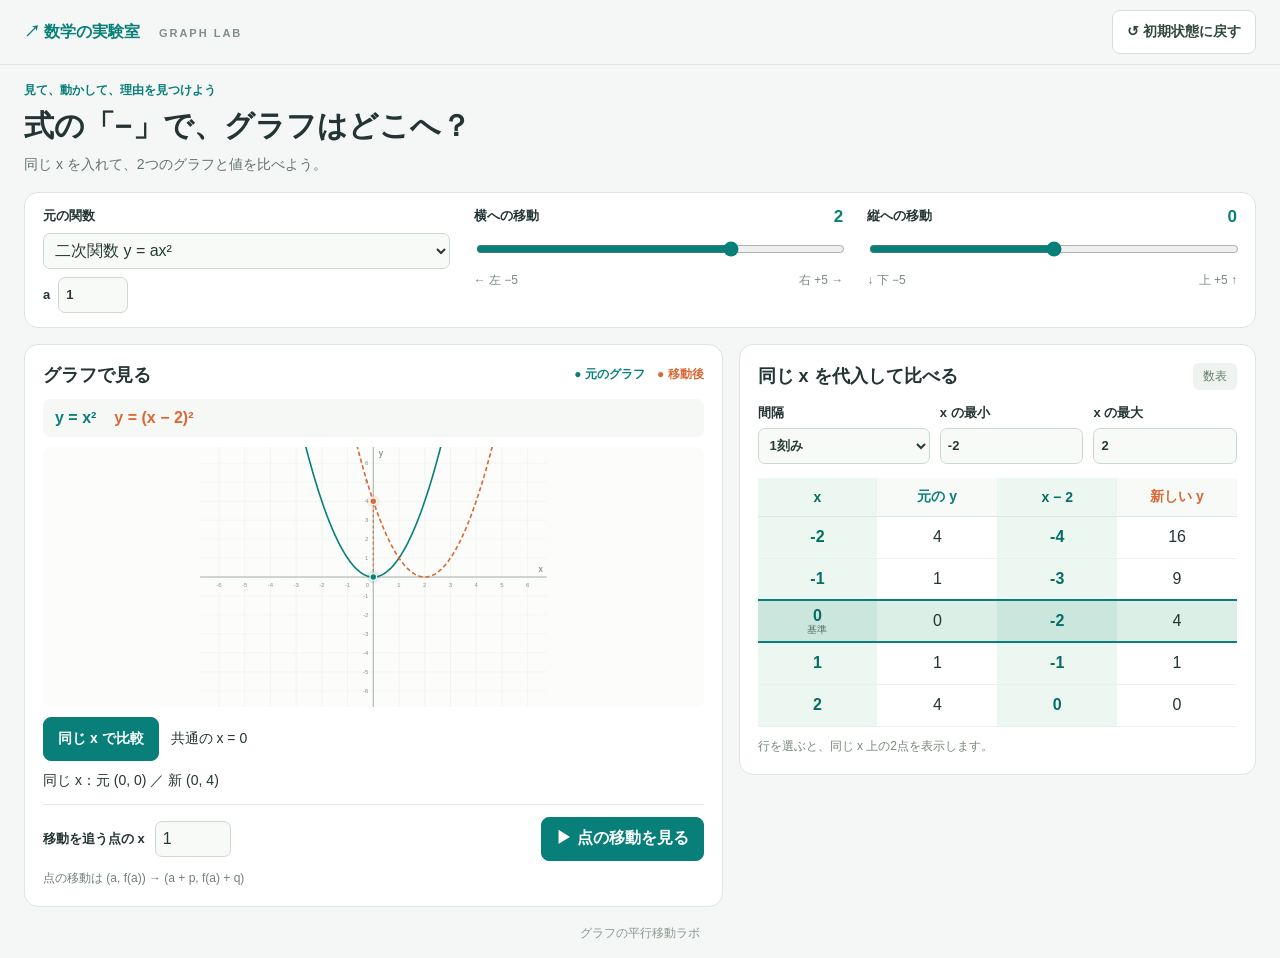
<file: index.html>
<!doctype html>
<html lang="ja"><head><meta charset="utf-8"><meta name="viewport" content="width=device-width,initial-scale=1"><title>グラフの平行移動ラボ</title><link rel="stylesheet" href="style.css"></head>
<body><header><div class="brand">↗ 数学の実験室 <span>GRAPH LAB</span></div><button id="reset" class="quiet">↺ 初期状態に戻す</button></header><main><div class="intro"><p class="eyebrow">見て、動かして、理由を見つけよう</p><h1>式の「−」で、グラフはどこへ？</h1><p>同じ x を入れて、2つのグラフと値を比べよう。</p></div><section class="controls card" aria-label="関数と移動量"><div><label for="kind">元の関数</label><select id="kind"><option value="quadratic">二次関数 y = ax²</option><option value="linear">一次関数 y = ax + b</option></select><div class="coeff"><label>a <input id="a" type="number" min="-3" max="3" step="0.5" value="1"></label><label id="b-wrap" hidden>b <input id="b" type="number" min="-5" max="5" step="0.5" value="0"></label></div></div><div><label for="p">横への移動 <strong id="p-value"></strong></label><input id="p" type="range" min="-5" max="5" step="0.5" value="2"><div class="ends"><span>← 左 −5</span><span>右 +5 →</span></div></div><div><label for="q">縦への移動 <strong id="q-value"></strong></label><input id="q" type="range" min="-5" max="5" step="0.5" value="0"><div class="ends"><span>↓ 下 −5</span><span>上 +5 ↑</span></div></div></section>
<div class="workspace"><section class="card graph-card"><div class="section-top"><h2>グラフで見る</h2><div class="legend"><span class="original">● 元のグラフ</span><span class="moved">● 移動後</span></div></div><div class="formulas"><span id="original-formula" class="original"></span><span id="moved-formula" class="moved"></span></div><svg id="graph" viewBox="0 0 640 480" role="img" aria-label="元の関数と移動後の関数のグラフ"></svg><div class="comparison-bar"><button id="compare" class="quiet">同じ x で比較</button><span id="comparison-x"></span></div><p id="point-caption" class="caption" aria-live="polite"></p><div class="graph-bottom"><label for="source-x">移動を追う点の x</label><input id="source-x" type="number" min="-10" max="10" step="0.5" value="1"><button id="animate">▶ 点の移動を見る</button></div><p class="animation-note">点の移動は (a, f(a)) → (a + p, f(a) + q)</p></section>
<section class="card table-card"><div class="section-top"><h2>同じ x を代入して比べる</h2><span class="badge">数表</span></div><div class="table-options"><label for="table-step">間隔<select id="table-step"><option value="1">1刻み</option><option value="0.5">0.5刻み</option></select></label><label for="table-min">x の最小<input id="table-min" type="number" min="-10" max="10" step="0.5" value="-2"></label><label for="table-max">x の最大<input id="table-max" type="number" min="-10" max="10" step="0.5" value="2"></label></div><p id="range-feedback" role="status" hidden></p><div class="table-scroll"><table><thead><tr><th scope="col" class="matching">x</th><th scope="col" class="original">元の y</th><th scope="col" class="matching" id="input-heading">x − 2</th><th scope="col" class="moved">新しい y</th></tr></thead><tbody id="rows"></tbody></table></div><p class="table-note">行を選ぶと、同じ x 上の2点を表示します。</p></section></div><footer>グラフの平行移動ラボ</footer></main><script src="app.js"></script></body></html>
</file>
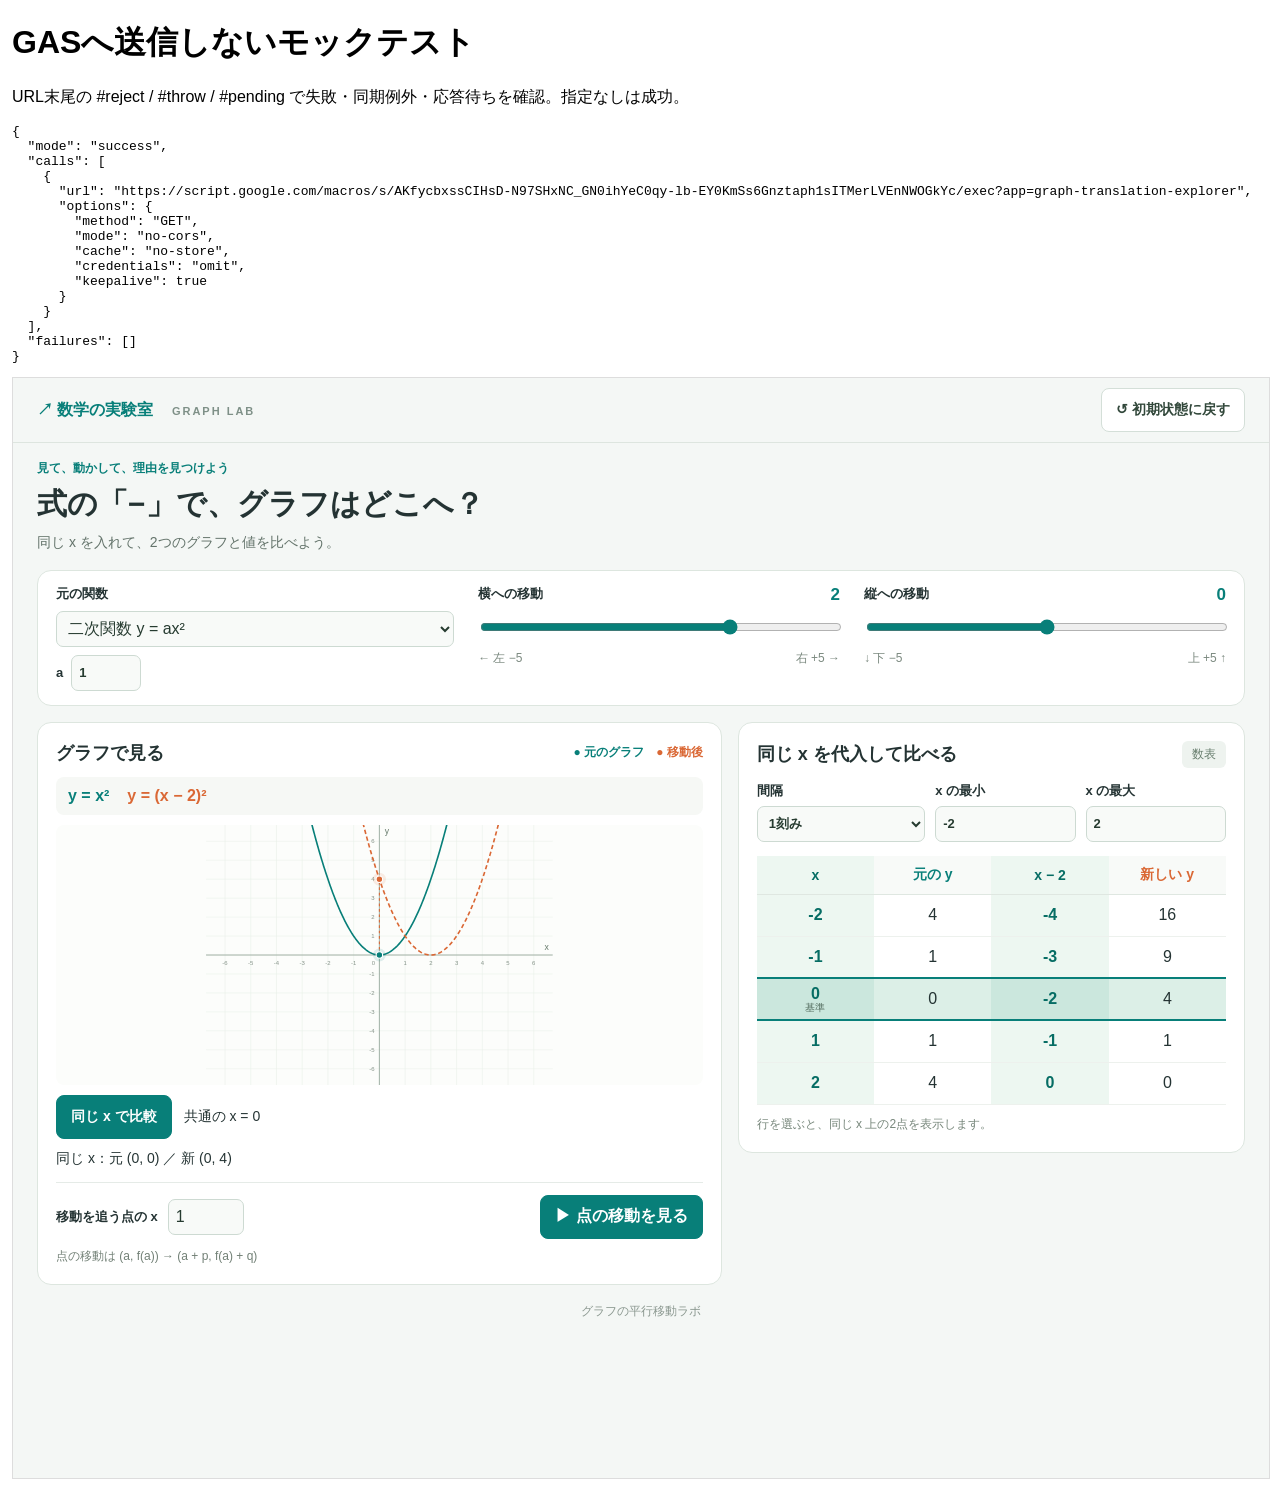
<file: tests/access-counter.html>
<!doctype html>
<html lang="ja"><meta charset="utf-8"><title>アクセスカウンターのモックテスト</title>
<style>body{font-family:sans-serif;margin:12px}iframe{width:100%;height:1100px;border:1px solid #ddd}pre{white-space:pre-wrap;font-size:13px}</style>
<h1>GASへ送信しないモックテスト</h1>
<p>URL末尾の #reject / #throw / #pending で失敗・同期例外・応答待ちを確認。指定なしは成功。</p>
<pre id="results">読み込み中</pre><iframe title="モック環境の教材" id="app"></iframe>
<script>
const calls=[];
const failures=[];
function show(){document.getElementById('results').textContent=JSON.stringify({mode:location.hash.slice(1)||'success',calls,failures},null,2);}
function record(url,options){calls.push({url:String(url),options});show();}
fetch('../index.html').then(r=>r.text()).then(html=>{
 const base=new URL('../',location.href).href;
 const mock=`<script>
 window.fetch=(url,options)=>{
  parent.record(url,options);
  const mode=parent.location.hash;
  if(mode==='#throw')throw new Error('mock synchronous failure');
  if(mode==='#reject')return Promise.reject(new Error('mock network failure'));
  if(mode==='#pending')return new Promise(()=>{});
  return Promise.resolve({type:'opaque'});
 };
 window.addEventListener('error',e=>{parent.failures.push(e.message);parent.show();});
 window.addEventListener('unhandledrejection',e=>{parent.failures.push(String(e.reason));parent.show();});
 <\/script>`;
 // The mock is installed before app.js; CSP additionally blocks all connections.
 html=html.replace('<head>','<head><base href="'+base+'"><meta http-equiv="Content-Security-Policy" content="connect-src \'none\'">');
 html=html.replace('<script src="app.js"></'+'script>',mock+'<script src="app.js"></'+'script>');
 document.getElementById('app').srcdoc=html;show();
}).catch(e=>{failures.push(String(e));show();});
</script></html>
</file>
<file: style.css>
:root{font-family:-apple-system,BlinkMacSystemFont,"Hiragino Kaku Gothic ProN","Yu Gothic",sans-serif;color:#243333;background:#f4f7f5;font-size:16px;--teal:#087f79;--orange:#da6835}*{box-sizing:border-box}body{margin:0}header{max-width:1320px;margin:auto;padding:10px 24px;display:flex;justify-content:space-between;align-items:center;border-bottom:1px solid #dde5df}.brand{font-weight:800;color:var(--teal)}.brand span{font-size:11px;letter-spacing:2px;margin-left:14px;color:#7e9087}main{max-width:1320px;margin:auto;padding:16px 24px}.eyebrow{color:var(--teal);font-size:12px;font-weight:700;margin:0}h1{font-size:clamp(24px,3vw,30px);margin:6px 0}p{line-height:1.6}.intro>p:last-child{color:#63736a;font-size:14px;margin:6px 0 16px}button,select,input{font:inherit}button{cursor:pointer;border:1px solid #d4dfd8;background:white;color:#32483b;border-radius:8px;min-height:44px;padding:8px 14px;font-weight:700}button:hover{background:#e8f1eb}button:focus-visible,input:focus-visible,select:focus-visible{outline:3px solid #3baca4;outline-offset:2px}.quiet{font-size:14px}#animate,.active{background:var(--teal);color:white;border-color:var(--teal)}.card{background:white;border:1px solid #dde6df;border-radius:14px;padding:18px}.controls{display:grid;grid-template-columns:1.1fr 1fr 1fr;gap:24px;margin-bottom:16px;padding:14px 18px}label{display:block;font-size:13px;font-weight:700;margin-bottom:8px}label strong{float:right;color:var(--teal);font-size:17px}select,input[type=number]{padding:7px;border:1px solid #cddad2;border-radius:7px;background:#f8faf8;color:#263b30;min-height:36px}select{width:100%}.coeff{display:flex;gap:14px;margin-top:8px}.coeff label{display:flex;align-items:center;gap:8px;margin:0}.coeff input{width:70px}input[type=range]{width:100%;accent-color:var(--teal);cursor:pointer;min-height:28px}.ends{display:flex;justify-content:space-between;font-size:12px;color:#7c8a80;margin-top:5px}.workspace{display:grid;grid-template-columns:minmax(0,1.35fr) minmax(300px,1fr);align-items:start;gap:16px}.workspace>.card{min-width:0}h2{font-size:18px;margin:0}.section-top{display:flex;align-items:center;justify-content:space-between;gap:8px;flex-wrap:wrap}.legend{display:flex;gap:12px;font-size:12px;font-weight:700}.original{color:var(--teal)}.moved{color:var(--orange)}.formulas{display:flex;gap:18px;flex-wrap:wrap;background:#f6f8f5;padding:10px 12px;border-radius:8px;margin-top:12px;font-weight:700}svg{width:100%;max-height:260px;display:block;margin-top:10px;background:#fcfdfb;border-radius:8px}.comparison-bar{display:flex;align-items:center;gap:12px;margin-top:10px;font-size:14px}.graph-bottom{display:flex;align-items:center;gap:10px;border-top:1px solid #e5ebe7;padding-top:12px;margin-top:12px;flex-wrap:wrap}.graph-bottom label{margin:0}.graph-bottom input{width:76px}.graph-bottom button{margin-left:auto}.caption{font-size:14px;margin:8px 0;min-height:23px}.animation-note{color:#728076;font-size:12px;margin:8px 0 0}.badge{border-radius:6px;background:#eef3ef;padding:5px 10px;font-size:12px;color:#687e6e}.table-options{display:grid;grid-template-columns:1.2fr 1fr 1fr;gap:10px;margin:14px 0}.table-options label{margin:0;min-width:0}.table-options select,.table-options input{display:block;width:100%;margin-top:6px}.table-scroll{overflow:auto}table{width:100%;table-layout:fixed;border-collapse:collapse;text-align:center;font-variant-numeric:tabular-nums}th{font-size:14px;padding:10px 3px;border-bottom:1px solid #dfe7e1;background:#f8faf8;overflow-wrap:anywhere}td{padding:2px;font-size:16px;height:42px;border-bottom:1px solid #edf1ed}td button{padding:0;min-height:36px;width:100%;border:0;background:transparent;color:inherit}tbody tr{cursor:pointer}tbody tr:hover{background:#f0f6f1}.matching{background:#edf7f1;color:#066d64;font-weight:800}tr.selected td{background:#dcefe7;border-top:2px solid #087f79;border-bottom:2px solid #087f79}tr.selected .matching{background:#cbe7dd}.zero-row td{border-top:2px solid #9dbbae}.zero-mark{display:block;font-size:10px;line-height:12px;font-weight:500;color:#526b5d}.zero-row td button{line-height:17px}.table-note{font-size:12px;color:#77877b;margin:10px 0 0}#range-feedback{font-size:13px;color:#a2432d}footer{text-align:center;color:#8a978f;font-size:12px;padding:18px 0 0}[hidden]{display:none!important}@media(max-width:950px){.controls{gap:16px}.workspace{grid-template-columns:minmax(0,1fr) minmax(290px,1fr)}.card{padding:14px}.legend{gap:8px}.table-options{gap:6px}}@media(max-width:720px){header{padding:10px 12px}.brand span{display:none}main{padding:12px}.controls{grid-template-columns:1fr 1fr;gap:12px}.controls>div:first-child{grid-column:1/-1}.controls>div:first-child select{width:calc(100% - 90px)}.controls>div:first-child{position:relative}.coeff{position:absolute;right:0;top:22px;flex-direction:column;gap:4px;margin:0}.coeff input{width:54px}.controls:has(#b-wrap:not([hidden]))>div:first-child{padding-bottom:32px}.workspace{grid-template-columns:1fr}.formulas{font-size:15px}.legend{font-size:11px}svg{max-height:250px}.graph-bottom{gap:8px}.graph-bottom button{font-size:14px}.graph-bottom label{font-size:12px}.comparison-bar{font-size:13px}.caption{font-size:13px}}
</file>
